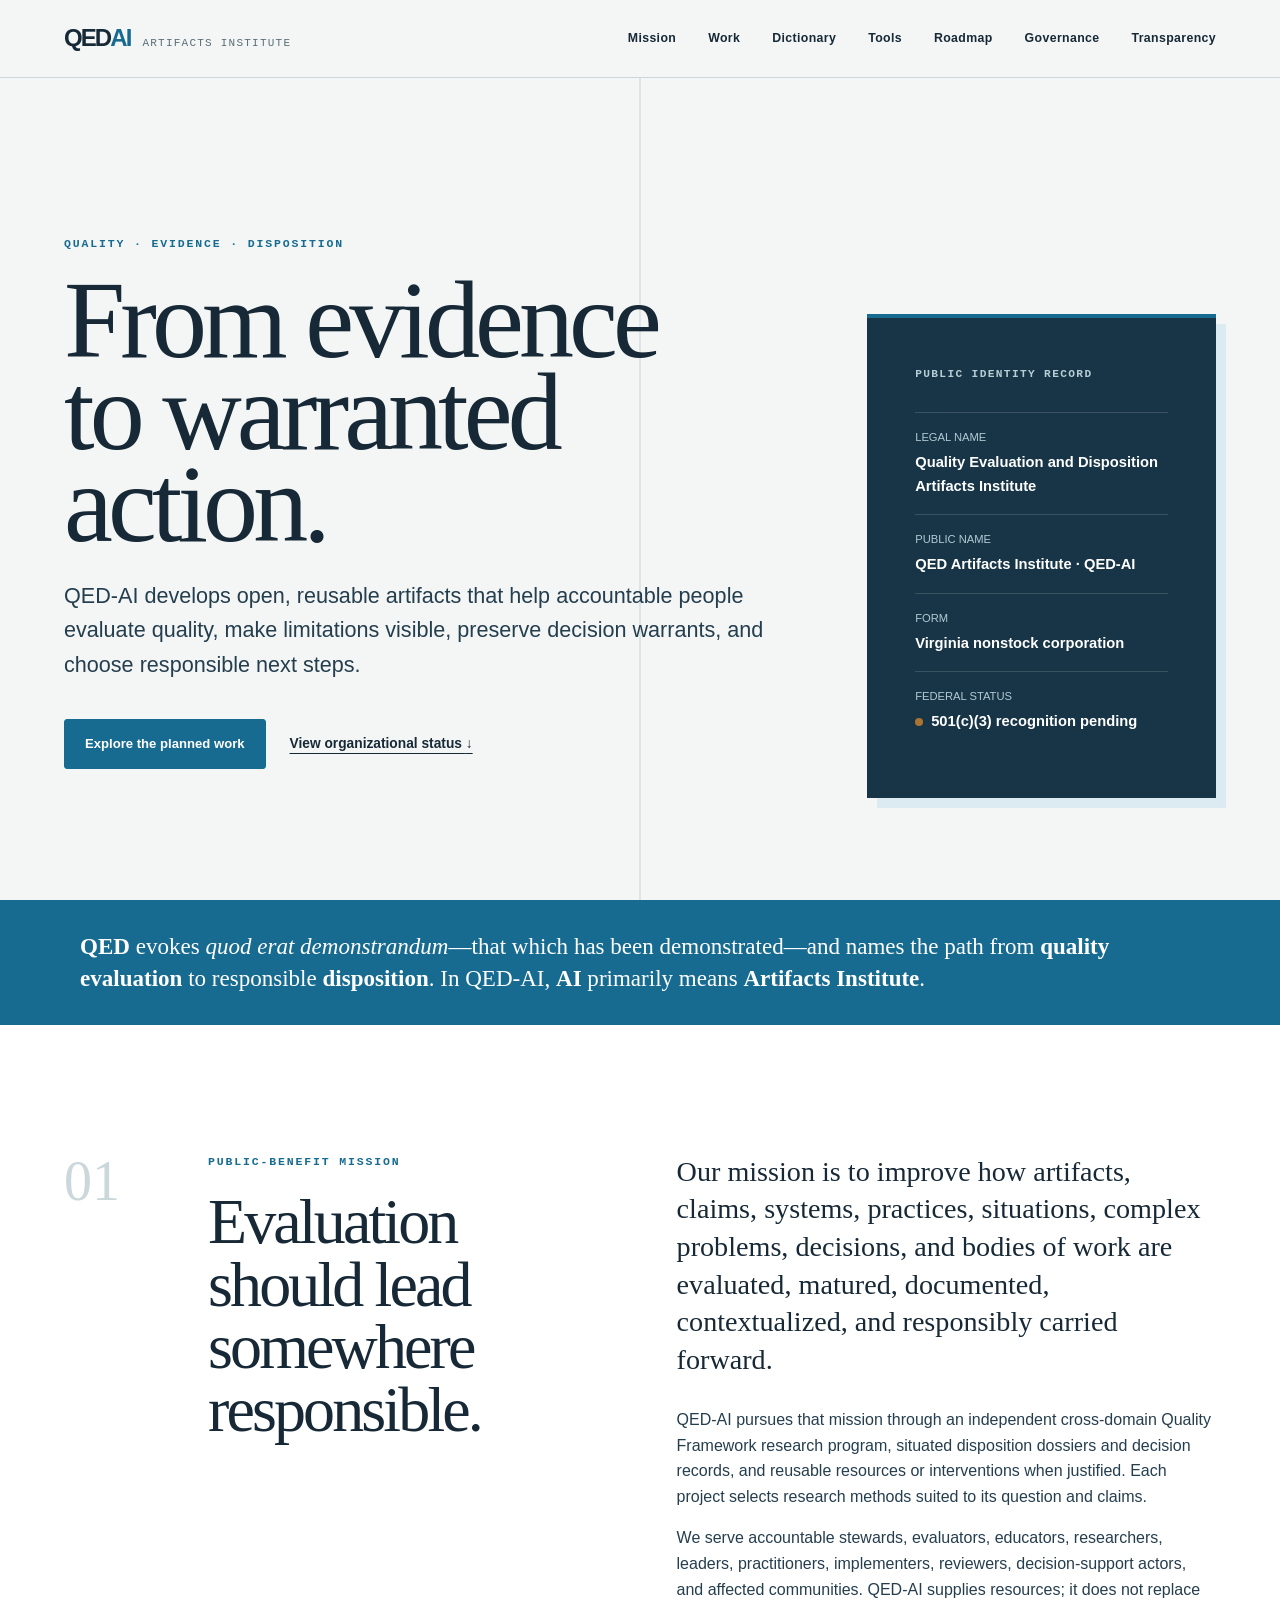
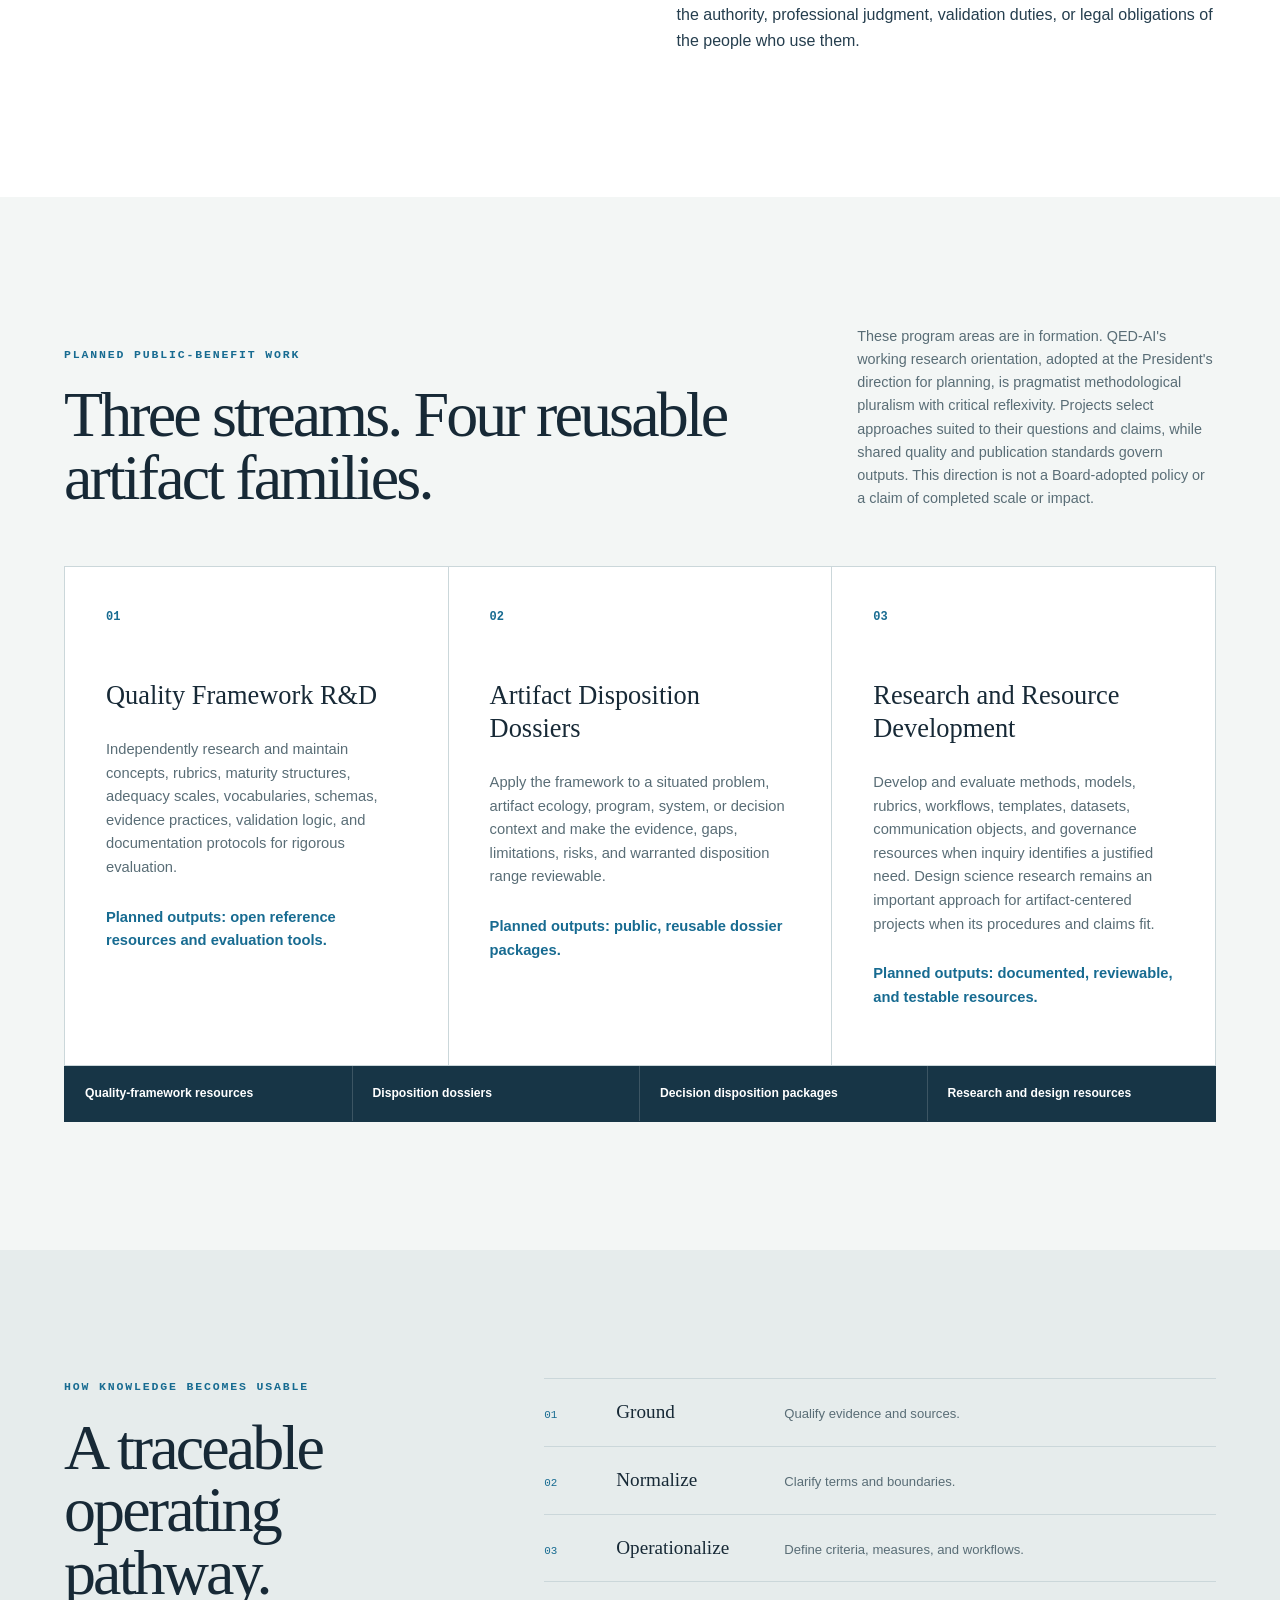
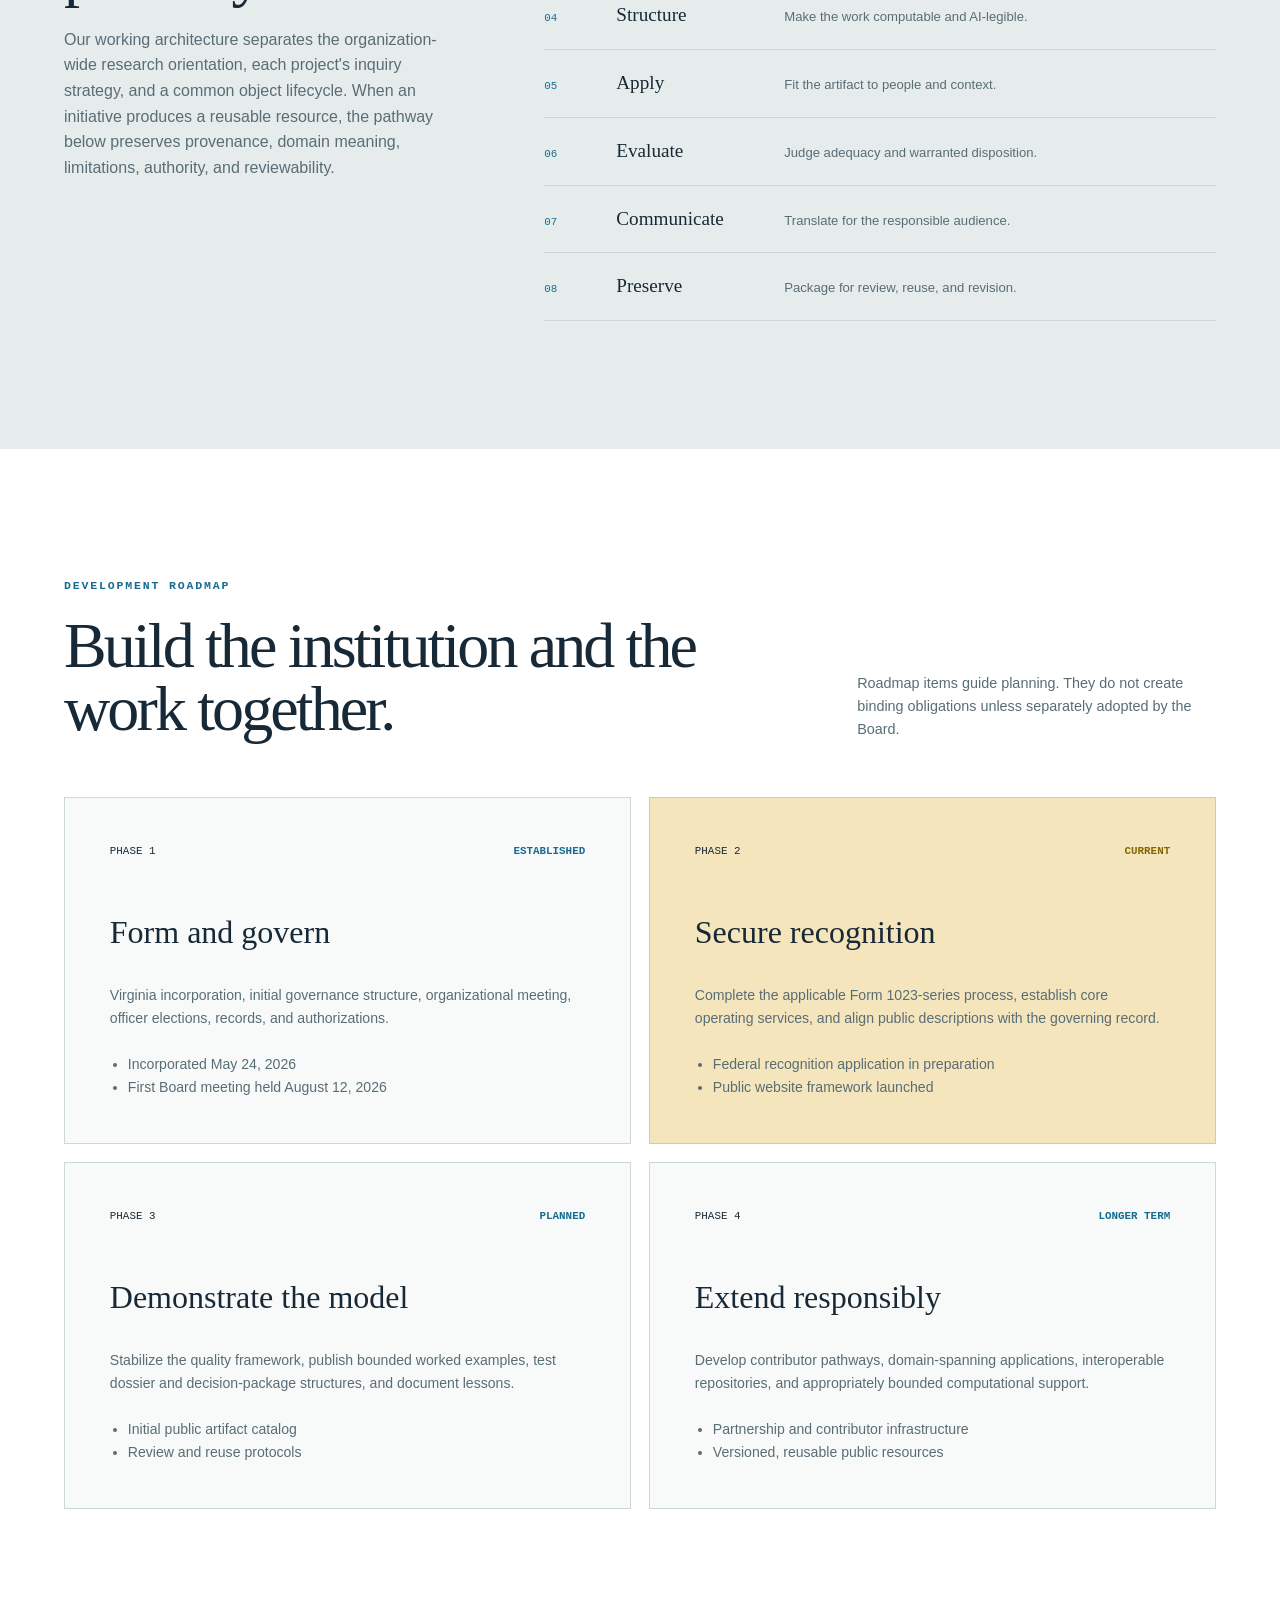
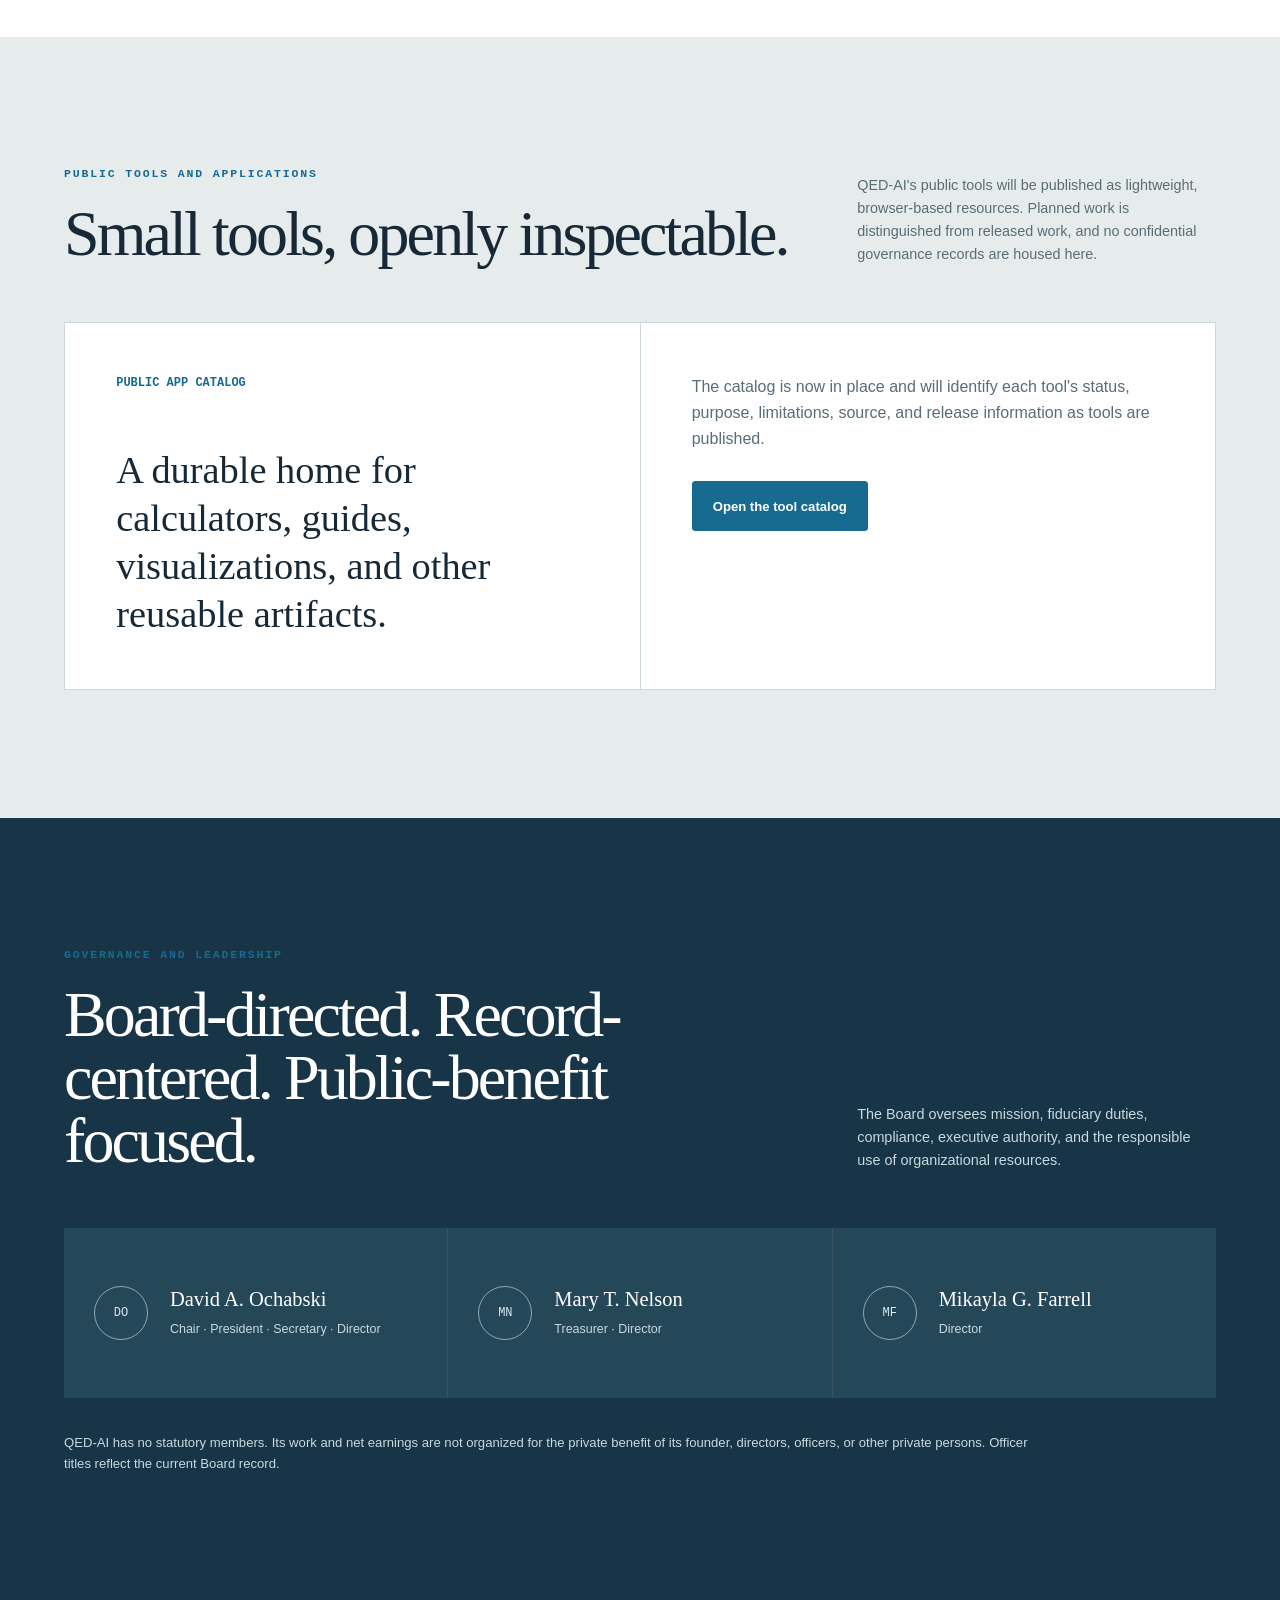
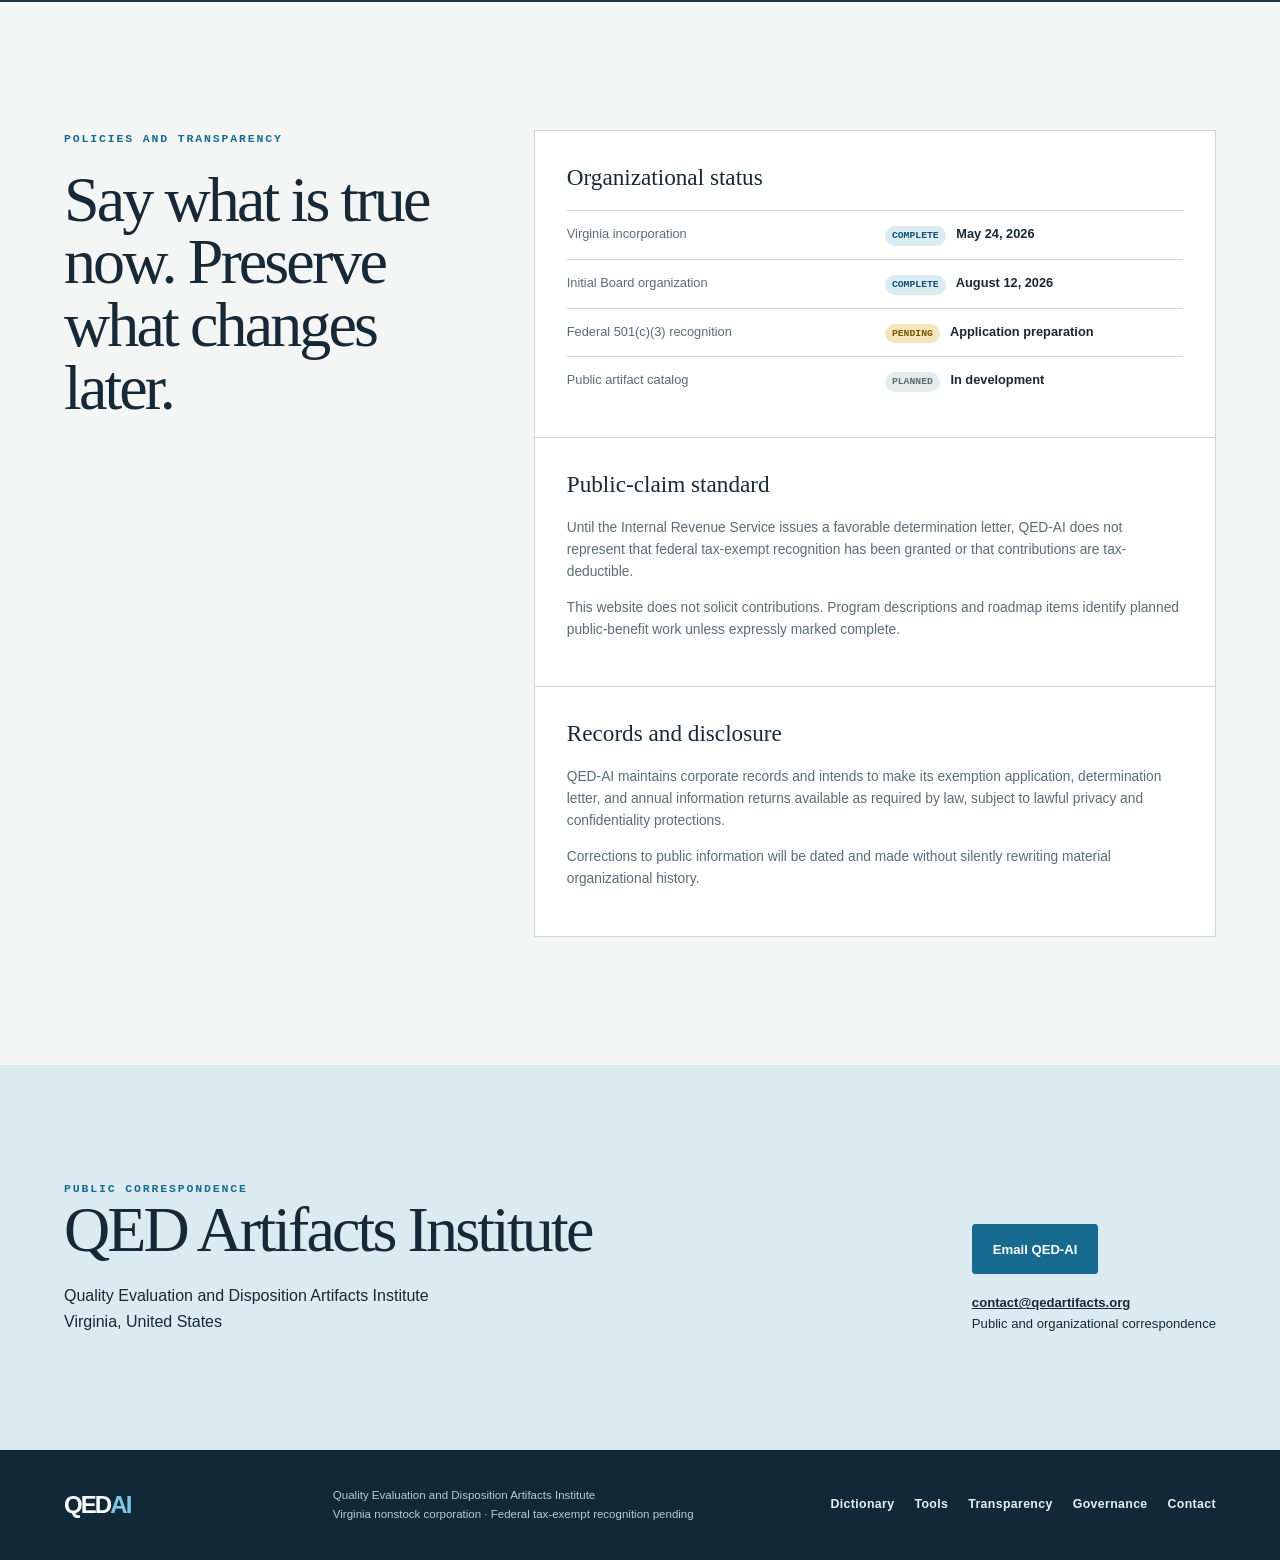
<file: index.html>
<!doctype html>
<html lang="en">
<head>
  <meta charset="utf-8">
  <meta name="viewport" content="width=device-width, initial-scale=1">
  <title>QED Artifacts Institute | Evidence to warranted action</title>
  <meta name="description" content="Quality Evaluation and Disposition Artifacts Institute develops open, evidence-governed resources that help accountable users move from evaluation to warranted action.">
  <meta name="theme-color" content="#173546">
  <meta property="og:type" content="website">
  <meta property="og:title" content="QED Artifacts Institute">
  <meta property="og:description" content="Open, evidence-governed resources for quality evaluation, responsible disposition, and accountable action.">
  <meta property="og:url" content="https://qedartifacts.org/">
  <link rel="canonical" href="https://qedartifacts.org/">
  <link rel="stylesheet" href="assets/styles.css">
  <script type="application/ld+json">
  {
    "@context": "https://schema.org",
    "@type": "Organization",
    "name": "Quality Evaluation and Disposition Artifacts Institute",
    "alternateName": ["QED-AI", "QED Artifacts Institute"],
    "url": "https://qedartifacts.org/",
    "foundingDate": "2026-05-24",
    "areaServed": {"@type": "AdministrativeArea", "name": "Virginia, United States"},
    "sameAs": ["https://github.com/qed-artifacts"]
  }
  </script>
</head>
<body>
  <a class="skip-link" href="#main">Skip to content</a>
  <header class="site-header">
    <a class="brand" href="#top" aria-label="QED Artifacts Institute home">
      <span class="brand-mark">QED<span>AI</span></span>
      <span class="brand-name">Artifacts Institute</span>
    </a>
    <nav aria-label="Primary navigation">
      <a href="#mission">Mission</a><a href="#work">Work</a><a href="dictionary/">Dictionary</a><a href="apps/">Tools</a><a href="#roadmap">Roadmap</a><a href="#governance">Governance</a><a href="#transparency">Transparency</a>
    </nav>
  </header>

  <main id="main">
    <section class="hero" id="top">
      <div class="hero-copy">
        <p class="eyebrow">Quality · Evidence · Disposition</p>
        <h1>From evidence<br>to warranted action.</h1>
        <p class="hero-lead">QED-AI develops open, reusable artifacts that help accountable people evaluate quality, make limitations visible, preserve decision warrants, and choose responsible next steps.</p>
        <div class="hero-actions"><a class="button" href="#work">Explore the planned work</a><a class="text-link" href="#status">View organizational status <span aria-hidden="true">↓</span></a></div>
      </div>
      <aside class="hero-record" aria-label="Organizational identity">
        <p class="record-label">Public identity record</p>
        <dl>
          <div><dt>Legal name</dt><dd>Quality Evaluation and Disposition Artifacts Institute</dd></div>
          <div><dt>Public name</dt><dd>QED Artifacts Institute · QED-AI</dd></div>
          <div><dt>Form</dt><dd>Virginia nonstock corporation</dd></div>
          <div><dt>Federal status</dt><dd><span class="status-dot"></span>501(c)(3) recognition pending</dd></div>
        </dl>
      </aside>
    </section>

    <section class="definition-band" aria-label="Name explanation">
      <p><strong>QED</strong> evokes <em>quod erat demonstrandum</em>—that which has been demonstrated—and names the path from <strong>quality evaluation</strong> to responsible <strong>disposition</strong>. In QED-AI, <strong>AI</strong> primarily means <strong>Artifacts Institute</strong>.</p>
    </section>

    <section class="section split" id="mission">
      <div class="section-index" aria-hidden="true">01</div>
      <div class="section-heading"><p class="eyebrow">Public-benefit mission</p><h2>Evaluation should lead somewhere responsible.</h2></div>
      <div class="section-body prose">
        <p class="large">Our mission is to improve how artifacts, claims, systems, practices, situations, complex problems, decisions, and bodies of work are evaluated, matured, documented, contextualized, and responsibly carried forward.</p>
        <p>QED-AI pursues that mission through an independent cross-domain Quality Framework research program, situated disposition dossiers and decision records, and reusable resources or interventions when justified. Each project selects research methods suited to its question and claims.</p>
        <p>We serve accountable stewards, evaluators, educators, researchers, leaders, practitioners, implementers, reviewers, decision-support actors, and affected communities. QED-AI supplies resources; it does not replace the authority, professional judgment, validation duties, or legal obligations of the people who use them.</p>
      </div>
    </section>

    <section class="section work-section" id="work">
      <div class="section-topline">
        <div><p class="eyebrow">Planned public-benefit work</p><h2>Three streams. Four reusable artifact families.</h2></div>
        <p class="section-note">These program areas are in formation. QED-AI's working research orientation, adopted at the President's direction for planning, is pragmatist methodological pluralism with critical reflexivity. Projects select approaches suited to their questions and claims, while shared quality and publication standards govern outputs. This direction is not a Board-adopted policy or a claim of completed scale or impact.</p>
      </div>
      <div class="stream-grid">
        <article><span class="card-number">01</span><h3>Quality Framework R&amp;D</h3><p>Independently research and maintain concepts, rubrics, maturity structures, adequacy scales, vocabularies, schemas, evidence practices, validation logic, and documentation protocols for rigorous evaluation.</p><p class="card-output">Planned outputs: open reference resources and evaluation tools.</p></article>
        <article><span class="card-number">02</span><h3>Artifact Disposition Dossiers</h3><p>Apply the framework to a situated problem, artifact ecology, program, system, or decision context and make the evidence, gaps, limitations, risks, and warranted disposition range reviewable.</p><p class="card-output">Planned outputs: public, reusable dossier packages.</p></article>
        <article><span class="card-number">03</span><h3>Research and Resource Development</h3><p>Develop and evaluate methods, models, rubrics, workflows, templates, datasets, communication objects, and governance resources when inquiry identifies a justified need. Design science research remains an important approach for artifact-centered projects when its procedures and claims fit.</p><p class="card-output">Planned outputs: documented, reviewable, and testable resources.</p></article>
      </div>
      <div class="artifact-strip" aria-label="Artifact families"><span>Quality-framework resources</span><span>Disposition dossiers</span><span>Decision disposition packages</span><span>Research and design resources</span></div>
    </section>

    <section class="section pipeline-section" aria-labelledby="pipeline-title">
      <div class="pipeline-intro"><p class="eyebrow">How knowledge becomes usable</p><h2 id="pipeline-title">A traceable operating pathway.</h2><p>Our working architecture separates the organization-wide research orientation, each project's inquiry strategy, and a common object lifecycle. When an initiative produces a reusable resource, the pathway below preserves provenance, domain meaning, limitations, authority, and reviewability.</p></div>
      <ol class="pipeline-list">
        <li><span>01</span><strong>Ground</strong><small>Qualify evidence and sources.</small></li><li><span>02</span><strong>Normalize</strong><small>Clarify terms and boundaries.</small></li><li><span>03</span><strong>Operationalize</strong><small>Define criteria, measures, and workflows.</small></li><li><span>04</span><strong>Structure</strong><small>Make the work computable and AI-legible.</small></li><li><span>05</span><strong>Apply</strong><small>Fit the artifact to people and context.</small></li><li><span>06</span><strong>Evaluate</strong><small>Judge adequacy and warranted disposition.</small></li><li><span>07</span><strong>Communicate</strong><small>Translate for the responsible audience.</small></li><li><span>08</span><strong>Preserve</strong><small>Package for review, reuse, and revision.</small></li>
      </ol>
    </section>

    <section class="section roadmap-section" id="roadmap">
      <div class="section-topline"><div><p class="eyebrow">Development roadmap</p><h2>Build the institution and the work together.</h2></div><p class="section-note">Roadmap items guide planning. They do not create binding obligations unless separately adopted by the Board.</p></div>
      <div class="roadmap-grid">
        <article class="roadmap-card complete"><div class="phase"><span>Phase 1</span><b>Established</b></div><h3>Form and govern</h3><p>Virginia incorporation, initial governance structure, organizational meeting, officer elections, records, and authorizations.</p><ul><li>Incorporated May 24, 2026</li><li>First Board meeting held August 12, 2026</li></ul></article>
        <article class="roadmap-card current"><div class="phase"><span>Phase 2</span><b>Current</b></div><h3>Secure recognition</h3><p>Complete the applicable Form 1023-series process, establish core operating services, and align public descriptions with the governing record.</p><ul><li>Federal recognition application in preparation</li><li>Public website framework launched</li></ul></article>
        <article class="roadmap-card planned"><div class="phase"><span>Phase 3</span><b>Planned</b></div><h3>Demonstrate the model</h3><p>Stabilize the quality framework, publish bounded worked examples, test dossier and decision-package structures, and document lessons.</p><ul><li>Initial public artifact catalog</li><li>Review and reuse protocols</li></ul></article>
        <article class="roadmap-card planned"><div class="phase"><span>Phase 4</span><b>Longer term</b></div><h3>Extend responsibly</h3><p>Develop contributor pathways, domain-spanning applications, interoperable repositories, and appropriately bounded computational support.</p><ul><li>Partnership and contributor infrastructure</li><li>Versioned, reusable public resources</li></ul></article>
      </div>
    </section>

    <section class="section tools-section" id="tools">
      <div class="section-topline">
        <div><p class="eyebrow">Public tools and applications</p><h2>Small tools, openly inspectable.</h2></div>
        <p class="section-note">QED-AI's public tools will be published as lightweight, browser-based resources. Planned work is distinguished from released work, and no confidential governance records are housed here.</p>
      </div>
      <div class="tools-callout">
        <div><span class="card-number">PUBLIC APP CATALOG</span><h3>A durable home for calculators, guides, visualizations, and other reusable artifacts.</h3></div>
        <div><p>The catalog is now in place and will identify each tool's status, purpose, limitations, source, and release information as tools are published.</p><a class="button" href="apps/">Open the tool catalog</a></div>
      </div>
    </section>

    <section class="section governance-section" id="governance">
      <div class="section-topline light"><div><p class="eyebrow">Governance and leadership</p><h2>Board-directed. Record-centered. Public-benefit focused.</h2></div><p class="section-note">The Board oversees mission, fiduciary duties, compliance, executive authority, and the responsible use of organizational resources.</p></div>
      <div class="people-grid">
        <article><span class="initials">DO</span><div><h3>David A. Ochabski</h3><p>Chair · President · Secretary · Director</p></div></article>
        <article><span class="initials">MN</span><div><h3>Mary T. Nelson</h3><p>Treasurer · Director</p></div></article>
        <article><span class="initials">MF</span><div><h3>Mikayla G. Farrell</h3><p>Director</p></div></article>
      </div>
      <p class="governance-note">QED-AI has no statutory members. Its work and net earnings are not organized for the private benefit of its founder, directors, officers, or other private persons. Officer titles reflect the current Board record.</p>
    </section>

    <section class="section transparency-section" id="transparency">
      <div class="section-heading"><p class="eyebrow">Policies and transparency</p><h2>Say what is true now. Preserve what changes later.</h2></div>
      <div class="transparency-grid">
        <article id="status"><h3>Organizational status</h3><dl class="status-list"><div><dt>Virginia incorporation</dt><dd><span class="tag complete">Complete</span> May 24, 2026</dd></div><div><dt>Initial Board organization</dt><dd><span class="tag complete">Complete</span> August 12, 2026</dd></div><div><dt>Federal 501(c)(3) recognition</dt><dd><span class="tag pending">Pending</span> Application preparation</dd></div><div><dt>Public artifact catalog</dt><dd><span class="tag planned">Planned</span> In development</dd></div></dl></article>
        <article><h3>Public-claim standard</h3><p>Until the Internal Revenue Service issues a favorable determination letter, QED-AI does not represent that federal tax-exempt recognition has been granted or that contributions are tax-deductible.</p><p>This website does not solicit contributions. Program descriptions and roadmap items identify planned public-benefit work unless expressly marked complete.</p></article>
        <article><h3>Records and disclosure</h3><p>QED-AI maintains corporate records and intends to make its exemption application, determination letter, and annual information returns available as required by law, subject to lawful privacy and confidentiality protections.</p><p>Corrections to public information will be dated and made without silently rewriting material organizational history.</p></article>
      </div>
    </section>

    <section class="contact-section" id="contact">
      <div><p class="eyebrow">Public correspondence</p><h2>QED Artifacts Institute</h2><p>Quality Evaluation and Disposition Artifacts Institute<br>Virginia, United States</p></div>
      <div class="contact-actions"><a class="button light-button" href="mailto:contact@qedartifacts.org">Email QED-AI</a><p><a href="mailto:contact@qedartifacts.org"><strong>contact@qedartifacts.org</strong></a><br>Public and organizational correspondence</p></div>
    </section>
  </main>

  <footer>
    <a class="brand footer-brand" href="#top"><span class="brand-mark">QED<span>AI</span></span></a>
    <p>Quality Evaluation and Disposition Artifacts Institute<br>Virginia nonstock corporation · Federal tax-exempt recognition pending</p>
    <div><a href="dictionary/">Dictionary</a><a href="apps/">Tools</a><a href="#transparency">Transparency</a><a href="#governance">Governance</a><a href="#contact">Contact</a></div>
  </footer>
</body>
</html>
</file>
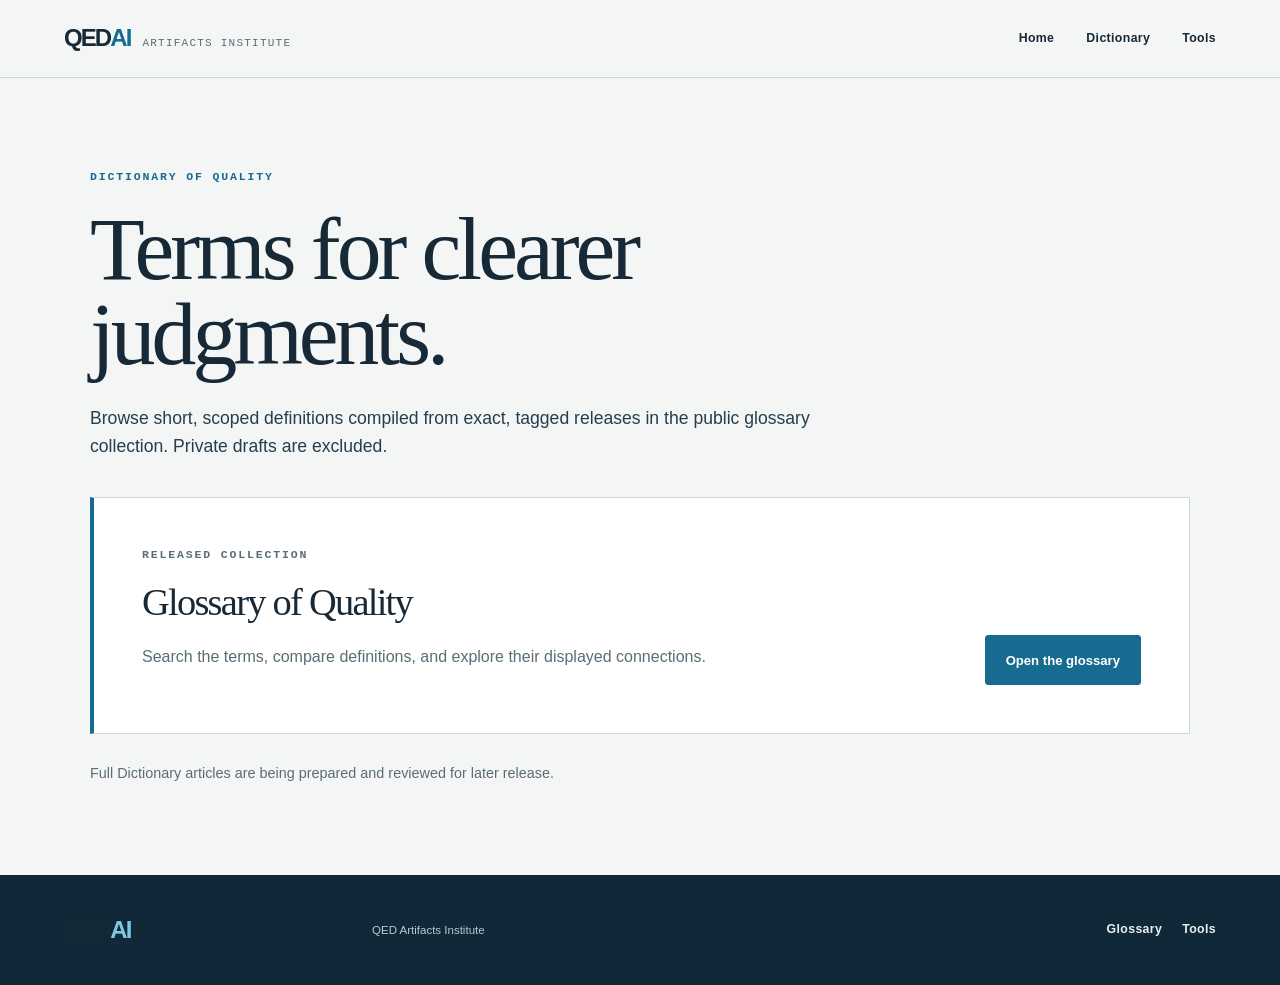
<file: dictionary/index.html>
<!doctype html>
<html lang="en">
<head>
  <meta charset="utf-8">
  <meta name="viewport" content="width=device-width, initial-scale=1">
  <meta name="theme-color" content="#173546">
  <title>Dictionary of Quality | QED Artifacts Institute</title>
  <meta name="description" content="Released glossary objects and Dictionary of Quality publication status">
  <link rel="stylesheet" href="../assets/styles.css">
</head>
<body>
  <a class="skip-link" href="#main">Skip to content</a>
  <header class="site-header">
    <a class="brand" href="/" aria-label="QED Artifacts Institute home"><span class="brand-mark">QED<span>AI</span></span><span class="brand-name">Artifacts Institute</span></a>
    <nav aria-label="Primary navigation"><a href="/">Home</a><a href="/dictionary/" aria-current="page">Dictionary</a><a href="/apps/">Tools</a></nav>
  </header>
  <main id="main" class="dictionary-main">
    <div class="dictionary-intro">
      <p class="eyebrow">Dictionary of Quality</p>
      <h1>Terms for clearer judgments.</h1>
      <p>Browse short, scoped definitions compiled from exact, tagged releases in the public glossary collection. Private drafts are excluded.</p>
    </div>
    <section class="dictionary-feature" aria-labelledby="glossary-heading">
      <div><p class="eyebrow">Released collection</p><h2 id="glossary-heading">Glossary of Quality</h2><p>Search the terms, compare definitions, and explore their displayed connections.</p></div>
      <a class="button" href="glossary/">Open the glossary</a>
    </section>
    <p class="dictionary-status">Full Dictionary articles are being prepared and reviewed for later release.</p>
  </main>
  <footer><a class="brand" href="/"><span class="brand-mark">QED<span>AI</span></span></a><p>QED Artifacts Institute</p><div><a href="/dictionary/glossary/">Glossary</a><a href="/apps/">Tools</a></div></footer>
</body>
</html>
</file>
<file: assets/styles.css>
:root{color-scheme:light;--ink:#172936;--ink-soft:#253e4e;--forest:#173546;--forest-2:#254859;--paper:#f3f6f5;--paper-deep:#e6ecec;--white:#ffffff;--muted:#596d76;--line:#cbd7da;--green:#176b91;--green-soft:#dcebf1;--coral:#176b91;--gold:#a97530;--yellow-soft:#f5e5bd;--serif:"Iowan Old Style",Baskerville,Georgia,"Times New Roman",serif;--sans:Aptos,"Segoe UI",Arial,sans-serif;--mono:"SFMono-Regular",Consolas,"Liberation Mono",monospace}*{box-sizing:border-box}html{scroll-behavior:smooth}body{margin:0;background:var(--paper);color:var(--ink);font-family:var(--sans);line-height:1.6;text-rendering:optimizeLegibility}a{color:inherit}.skip-link{position:fixed;z-index:100;top:12px;left:12px;padding:10px 14px;background:var(--white);color:var(--ink);transform:translateY(-160%)}.skip-link:focus{transform:translateY(0)}.site-header{position:sticky;z-index:20;top:0;display:flex;align-items:center;justify-content:space-between;min-height:78px;padding:0 clamp(24px,5vw,76px);border-bottom:1px solid rgba(203,215,218,.8);background:rgba(243,246,245,.94);backdrop-filter:blur(14px)}.brand{display:inline-flex;align-items:baseline;gap:12px;text-decoration:none}.brand-mark{color:var(--ink);font-size:1.5rem;font-weight:900;letter-spacing:-.08em}.brand-mark span{color:var(--coral)}.brand-name{color:var(--muted);font-family:var(--mono);font-size:.69rem;letter-spacing:.11em;text-transform:uppercase}nav{display:flex;gap:clamp(16px,2.5vw,34px)}nav a,footer a{font-size:.77rem;font-weight:700;letter-spacing:.03em;text-decoration:none}nav a:hover,nav a:focus-visible,footer a:hover,footer a:focus-visible{color:var(--coral)}.hero{display:grid;grid-template-columns:minmax(0,1.35fr) minmax(320px,.65fr);min-height:calc(100vh - 78px);padding:clamp(68px,10vw,138px) clamp(24px,5vw,76px) clamp(64px,8vw,112px);background:linear-gradient(90deg,transparent 49.9%,rgba(145,166,175,.35) 50%,transparent 50.1%),var(--paper)}.hero-copy{align-self:center;max-width:920px;padding-right:6vw}.eyebrow{margin:0 0 20px;color:var(--coral);font-family:var(--mono);font-size:.72rem;font-weight:800;letter-spacing:.16em;text-transform:uppercase}h1,h2,h3,p{margin-top:0}h1,h2{font-family:var(--serif);font-weight:400;letter-spacing:-.045em}h1{max-width:900px;margin-bottom:28px;font-size:clamp(4rem,8.6vw,9.2rem);line-height:.84}h2{margin-bottom:22px;font-size:clamp(2.65rem,5vw,5.4rem);line-height:.98}h3{line-height:1.25}.hero-lead{max-width:760px;margin-bottom:36px;color:var(--ink-soft);font-size:clamp(1.06rem,1.7vw,1.35rem)}.hero-actions{display:flex;flex-wrap:wrap;align-items:center;gap:24px}.button{display:inline-flex;align-items:center;justify-content:center;min-height:50px;padding:0 20px;border:1px solid var(--forest);background:var(--forest);color:var(--white);font-size:.82rem;font-weight:800;text-decoration:none}.button:hover,.button:focus-visible{background:var(--coral);border-color:var(--coral)}.text-link{font-size:.86rem;font-weight:800;text-underline-offset:5px}.hero-record{align-self:end;margin:0 0 0 2vw;padding:clamp(28px,4vw,48px);border-top:4px solid var(--coral);background:var(--forest);color:var(--white);box-shadow:22px 22px 0 var(--green-soft)}.record-label{margin-bottom:28px;color:#b6cdd5;font-family:var(--mono);font-size:.7rem;font-weight:700;letter-spacing:.12em;text-transform:uppercase}.hero-record dl{margin:0}.hero-record dl div{padding:16px 0;border-top:1px solid rgba(255,255,255,.14)}.hero-record dt{margin-bottom:4px;color:#b2c9d2;font-size:.7rem;text-transform:uppercase}.hero-record dd{margin:0;font-size:.92rem;font-weight:650}.status-dot{display:inline-block;width:8px;height:8px;margin-right:8px;border-radius:999px;background:var(--gold)}.definition-band{padding:30px clamp(24px,5vw,76px);background:var(--coral);color:#ffffff}.definition-band p{max-width:1120px;margin:0 auto;font-family:var(--serif);font-size:clamp(1.1rem,1.8vw,1.45rem);line-height:1.4}.section{padding:clamp(76px,10vw,140px) clamp(24px,5vw,76px)}.split{display:grid;grid-template-columns:80px minmax(260px,.75fr) minmax(340px,1fr);gap:clamp(28px,5vw,78px);background:var(--white)}.section-index{color:var(--line);font-family:var(--serif);font-size:3.5rem;line-height:1}.section-body{max-width:760px}.prose p{color:var(--ink-soft)}.prose .large{color:var(--ink);font-family:var(--serif);font-size:clamp(1.35rem,2.2vw,2rem);line-height:1.34}.section-topline{display:grid;grid-template-columns:minmax(0,1.35fr) minmax(280px,.65fr);gap:48px;align-items:end;margin-bottom:56px}.section-topline h2{max-width:900px;margin-bottom:0}.section-note{max-width:500px;margin:0;color:var(--muted);font-size:.9rem}.stream-grid{display:grid;grid-template-columns:repeat(3,1fr);gap:1px;border:1px solid var(--line);background:var(--line)}.stream-grid article{min-height:390px;padding:clamp(26px,3.2vw,44px);background:var(--white)}.card-number{display:block;margin-bottom:52px;color:var(--coral);font-family:var(--mono);font-size:.75rem;font-weight:800}.stream-grid h3{font-family:var(--serif);font-size:1.65rem;font-weight:400}.stream-grid p{color:var(--muted);font-size:.92rem}.stream-grid .card-output{margin-top:26px;color:var(--green);font-weight:750}.artifact-strip{display:grid;grid-template-columns:repeat(4,1fr);border:1px solid var(--forest);border-top:0;background:var(--forest);color:var(--white)}.artifact-strip span{padding:18px 20px;border-right:1px solid rgba(255,255,255,.16);font-size:.76rem;font-weight:750}.artifact-strip span:last-child{border-right:0}.pipeline-section{display:grid;grid-template-columns:minmax(300px,.72fr) minmax(480px,1.28fr);gap:clamp(54px,8vw,120px);background:var(--paper-deep)}.pipeline-intro{max-width:540px}.pipeline-intro p:last-child{color:var(--muted)}.pipeline-list{margin:0;padding:0;list-style:none}.pipeline-list li{display:grid;grid-template-columns:54px 150px 1fr;align-items:baseline;gap:18px;padding:18px 0;border-top:1px solid #cbd7da}.pipeline-list li:last-child{border-bottom:1px solid #cbd7da}.pipeline-list span{color:var(--coral);font-family:var(--mono);font-size:.68rem}.pipeline-list strong{font-family:var(--serif);font-size:1.2rem;font-weight:400}.pipeline-list small{color:var(--muted);font-size:.82rem}.roadmap-section{background:var(--white)}.roadmap-grid{display:grid;grid-template-columns:repeat(2,1fr);gap:18px}.roadmap-card{min-height:330px;padding:clamp(26px,3.5vw,48px);border:1px solid var(--line);background:#f8faf9}.roadmap-card.current{background:var(--yellow-soft);border-color:#d9c7a5}.phase{display:flex;justify-content:space-between;margin-bottom:52px;font-family:var(--mono);font-size:.68rem;text-transform:uppercase}.phase b{color:var(--green)}.roadmap-card.current .phase b{color:#856500}.roadmap-card h3{font-family:var(--serif);font-size:2rem;font-weight:400}.roadmap-card p,.roadmap-card li{color:var(--muted);font-size:.88rem}.roadmap-card ul{margin:24px 0 0;padding-left:18px}.governance-section{background:var(--forest);color:var(--white)}.section-topline.light .section-note{color:#c8d9df}.people-grid{display:grid;grid-template-columns:repeat(3,1fr);gap:1px;background:rgba(255,255,255,.15)}.people-grid article{display:flex;align-items:center;gap:22px;min-height:170px;padding:30px;background:var(--forest-2)}.initials{display:grid;flex:0 0 54px;width:54px;height:54px;place-items:center;border:1px solid #91a6af;border-radius:999px;color:#d7e7ed;font-family:var(--mono);font-size:.75rem}.people-grid h3{margin-bottom:7px;font-family:var(--serif);font-size:1.28rem;font-weight:400}.people-grid p{margin:0;color:#c8d9df;font-size:.78rem}.governance-note{max-width:980px;margin:34px 0 0;color:#c8d9df;font-size:.82rem}.transparency-section{display:grid;grid-template-columns:minmax(280px,.7fr) minmax(560px,1.3fr);gap:clamp(48px,8vw,110px)}.transparency-grid{display:grid;gap:1px;background:var(--line);border:1px solid var(--line)}.transparency-grid article{padding:32px;background:var(--white)}.transparency-grid h3{margin-bottom:18px;font-family:var(--serif);font-size:1.45rem;font-weight:400}.transparency-grid p{color:var(--muted);font-size:.86rem}.status-list{margin:0}.status-list div{display:grid;grid-template-columns:1fr 1fr;gap:20px;padding:13px 0;border-top:1px solid var(--line);font-size:.8rem}.status-list dt{color:var(--muted)}.status-list dd{margin:0;font-weight:700}.tag{display:inline-block;margin-right:7px;padding:2px 7px;border-radius:999px;font-family:var(--mono);font-size:.61rem;text-transform:uppercase}.tag.complete{background:var(--green-soft);color:#0d5275}.tag.pending{background:var(--yellow-soft);color:#725800}.tag.planned{background:var(--paper-deep);color:var(--muted)}.contact-section{display:grid;grid-template-columns:1fr 1fr;gap:60px;align-items:end;padding:clamp(64px,9vw,120px) clamp(24px,5vw,76px);background:var(--coral)}.contact-section h2{max-width:700px}.contact-section p{margin-bottom:0}.contact-actions{max-width:560px;justify-self:end}.contact-actions p{margin-top:18px;font-size:.82rem}.light-button{border-color:var(--white);background:var(--white);color:var(--ink)}footer{display:grid;grid-template-columns:.5fr 1fr .5fr;gap:40px;align-items:center;padding:36px clamp(24px,5vw,76px);background:#102837;color:#e7f0f2}.footer-brand .brand-mark{color:var(--white)}footer p{margin:0;color:#b6cbd3;font-size:.72rem}footer div{display:flex;justify-content:flex-end;gap:20px}
@media(max-width:980px){.site-header{align-items:flex-start;gap:18px;padding-top:18px;padding-bottom:16px}nav{flex-wrap:wrap;justify-content:flex-end}.brand-name{display:none}.hero{grid-template-columns:1fr;gap:64px;min-height:0;background:var(--paper)}.hero-copy{padding-right:0}.hero-record{max-width:620px;margin:0}.split{grid-template-columns:54px 1fr}.split .section-body{grid-column:2}.stream-grid{grid-template-columns:1fr}.stream-grid article{min-height:auto}.card-number{margin-bottom:26px}.artifact-strip{grid-template-columns:repeat(2,1fr)}.artifact-strip span:nth-child(2){border-right:0}.artifact-strip span:nth-child(-n+2){border-bottom:1px solid rgba(255,255,255,.16)}.pipeline-section,.transparency-section{grid-template-columns:1fr}.people-grid{grid-template-columns:1fr}.people-grid article{min-height:130px}}
@media(max-width:720px){.site-header{position:relative;display:block}.brand{margin-bottom:14px}nav{justify-content:flex-start;gap:12px 20px}nav a{font-size:.7rem}h1{font-size:clamp(3.4rem,18vw,5.2rem)}.hero{padding-top:60px}.section-topline,.contact-section{grid-template-columns:1fr;gap:28px}.split{display:block}.section-index{margin-bottom:28px}.section-heading{margin-bottom:32px}.artifact-strip,.roadmap-grid{grid-template-columns:1fr}.artifact-strip span{border-right:0;border-bottom:1px solid rgba(255,255,255,.16)}.artifact-strip span:last-child{border-bottom:0}.pipeline-list li{grid-template-columns:38px 105px 1fr;gap:10px}.status-list div{grid-template-columns:1fr;gap:5px}.contact-actions{justify-self:start}footer{grid-template-columns:1fr}footer div{justify-content:flex-start}}
@media(prefers-reduced-motion:reduce){html{scroll-behavior:auto}}
.tools-section{background:var(--paper-deep)}
.tools-callout{display:grid;grid-template-columns:1fr 1fr;gap:1px;border:1px solid var(--line);background:var(--line)}
.tools-callout>div{padding:clamp(28px,4vw,52px);background:var(--white)}
.tools-callout h3{max-width:650px;margin:0;font-family:var(--serif);font-size:clamp(1.7rem,3vw,2.7rem);font-weight:400}
.tools-callout p{max-width:620px;color:var(--muted)}
.tools-callout .button{margin-top:14px}
@media(max-width:980px){.tools-callout{grid-template-columns:1fr}}
/* Shared Studio dictionary presentation across the public site. */
:root{--accent:#176b91;--accent-hover:#0d5275;--accent-soft:#dcebf1;--accent-bright:#81c7e2;--line-dark:#91a6af}
:is(a,button,input,select,summary):focus-visible{outline:3px solid var(--accent);outline-offset:3px}
.site-header{border-bottom-color:var(--line);background:rgba(243,246,245,.95)}
.brand-mark span{color:var(--accent)}
footer .brand-mark span{color:var(--accent-bright)}
nav a:hover,nav a:focus-visible{color:var(--accent)}
footer a:hover,footer a:focus-visible{color:var(--accent-bright)}
.button{border-color:var(--accent);border-radius:3px;background:var(--accent);color:var(--white)}
.button:hover,.button:focus-visible{border-color:var(--accent-hover);background:var(--accent-hover);color:var(--white)}
.hero-record{border-top-color:var(--accent);box-shadow:10px 10px 0 var(--accent-soft)}
.contact-section{background:var(--accent-soft);color:var(--ink)}
.contact-section .button{color:var(--white)}
.definition-band{background:var(--accent);color:var(--white)}
footer{background:#102837;color:#e7f0f2}
.dictionary-main{min-height:calc(100vh - 160px);padding:clamp(48px,7vw,96px) clamp(22px,5vw,76px);background:var(--paper)}
.dictionary-intro{max-width:1100px;margin:0 auto 36px}
.dictionary-intro h1{font-size:clamp(3.2rem,7vw,6rem);line-height:.95}
.dictionary-intro p:last-child{max-width:720px;color:var(--ink-soft);font-size:1.1rem}
.dictionary-feature{display:grid;grid-template-columns:1fr auto;align-items:end;gap:32px;max-width:1100px;margin:auto;padding:clamp(28px,4vw,48px);border:1px solid var(--line);border-left:4px solid var(--accent);background:var(--white)}
.dictionary-feature h2{font-size:clamp(2rem,3vw,3rem)}
.dictionary-feature p{max-width:640px;color:var(--muted)}
.dictionary-status{max-width:1100px;margin:28px auto 0;color:var(--muted);font-size:.9rem}
@media(max-width:680px){.dictionary-feature{grid-template-columns:1fr;align-items:start}}
</file>
